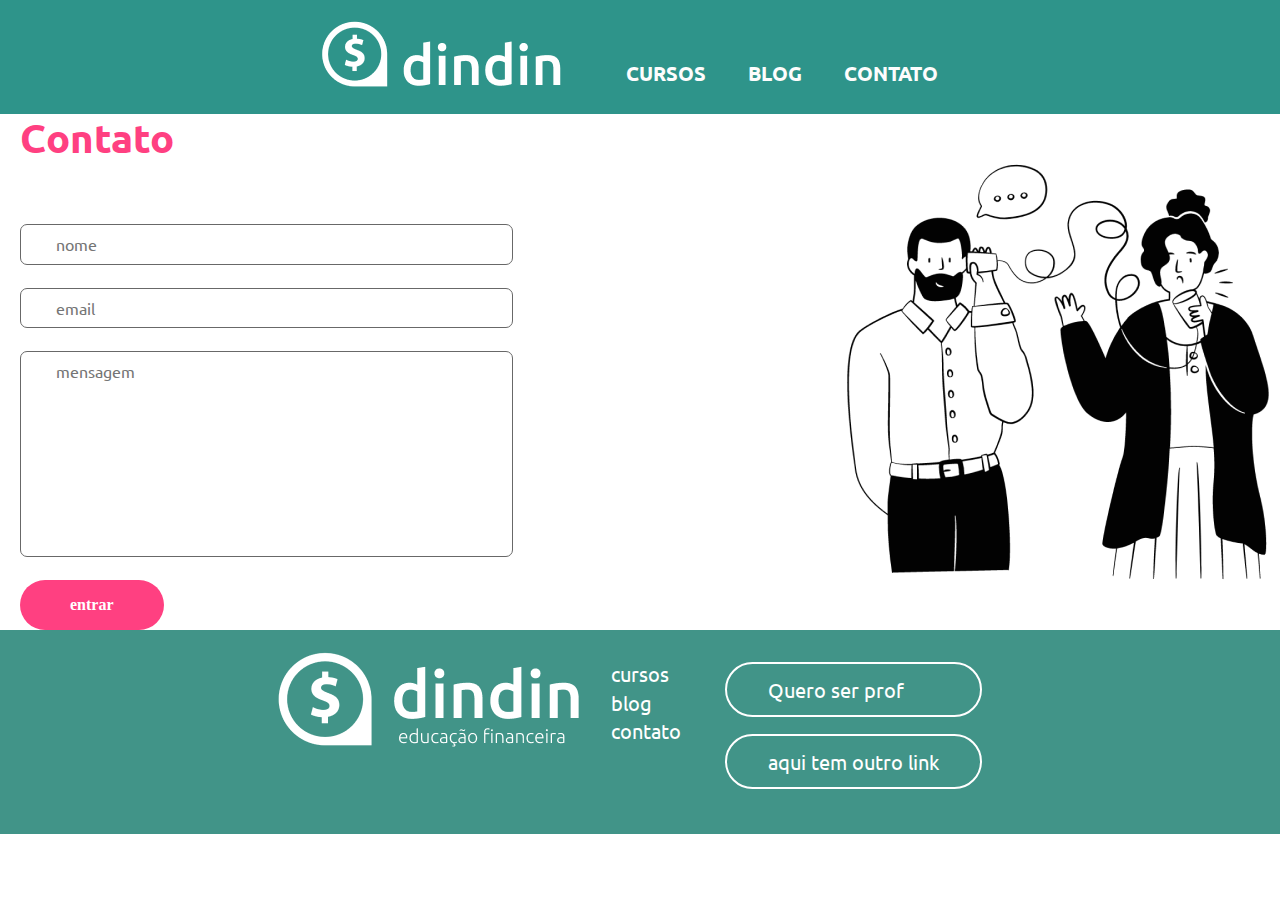
<file: contato.html>
<!DOCTYPE html>
<html lang="pt-BR">
<head>
    <meta charset="UTF-8">
    <meta http-equiv="X-UA-Compatible" content="IE=edge">
    <meta name="viewport" content="width=device-width, initial-scale=1.0">
   
    <link rel="stylesheet" href="assets/css/normalize.css">
    <link rel="stylesheet" href="assets/css/global.css">
    <link rel="stylesheet" href="assets/css/stylecontato.css">

    <link rel="preconnect" href="https://fonts.googleapis.com">
    <link rel="preconnect" href="https://fonts.gstatic.com" crossorigin>
    <link href="https://fonts.googleapis.com/css2?family=Ubuntu:ital,wght@0,300;0,400;0,500;0,700;1,300;1,400;1,500;1,700&display=swap" rel="stylesheet">
    <title>dindin - Educação Financeira - Contato</title>
</head>
<body>
    <header>
        <div class="container">
        <h3 class="logo"><a href="index.html">dindin educação financeira</a></h3>
        <nav id="links">
                <h3 class="screen-reader-only">Navegação</h3>
            <ul>
                 <li><a href="cursos.html" >CURSOS</a></li>
                 <li><a href="blog.html">BLOG</a></li>
                 <li><a href="contato.html">CONTATO</a></li>
             </ul>
        </nav>
        </div>
    </header>
    <main>
        <div class="container contato1">
            <form action="" method="post">
                
                    <legend class="screen-reader-only">Contato</legend>
                    <label id="contato">Contato</label>
                       
                        <label for="nome"><span class="screen-reader-only">Nome</span>
                        <input type="text" required placeholder="nome" name="nome"  id="nome"></label>
        
                        <label for="email"><span class="screen-reader-only">email</span>
                        <input type="email" required placeholder="email" name="email" id="email"></label>
        
                        <label for="mensagem">
                        <span class="screen-reader-only">Mensagem</span>
                        <textarea name="Mensagem" id="mensagem" placeholder="mensagem" cols="30" rows="10"></textarea>
                        
                        
                        <input type="submit" value="entrar" id="entrar">
        
               
            </form> 
        </div>

    </main>
    <footer>
    <div class="container">
        <h3 class="logofooter"><a href="index.html">dindin educação financeira</a></h3>
        <nav>
            <ul>
                <li><a id="navcursos" href="cursos.html" >cursos</a></li>
                <li><a id="navblog" href="blog.html">blog</a></li>
                <li><a id="navcontato" href="contato.html">contato</a></li>
            </ul>
        </nav>
        <div>
            <ul class="linksfooter">
                <li><a href="#">Quero ser prof</a></li>
                <li><a href="#">aqui tem outro link</a></li>
            </ul>
        </div>
    </div>
    </footer>
</body>
</html>
</file>
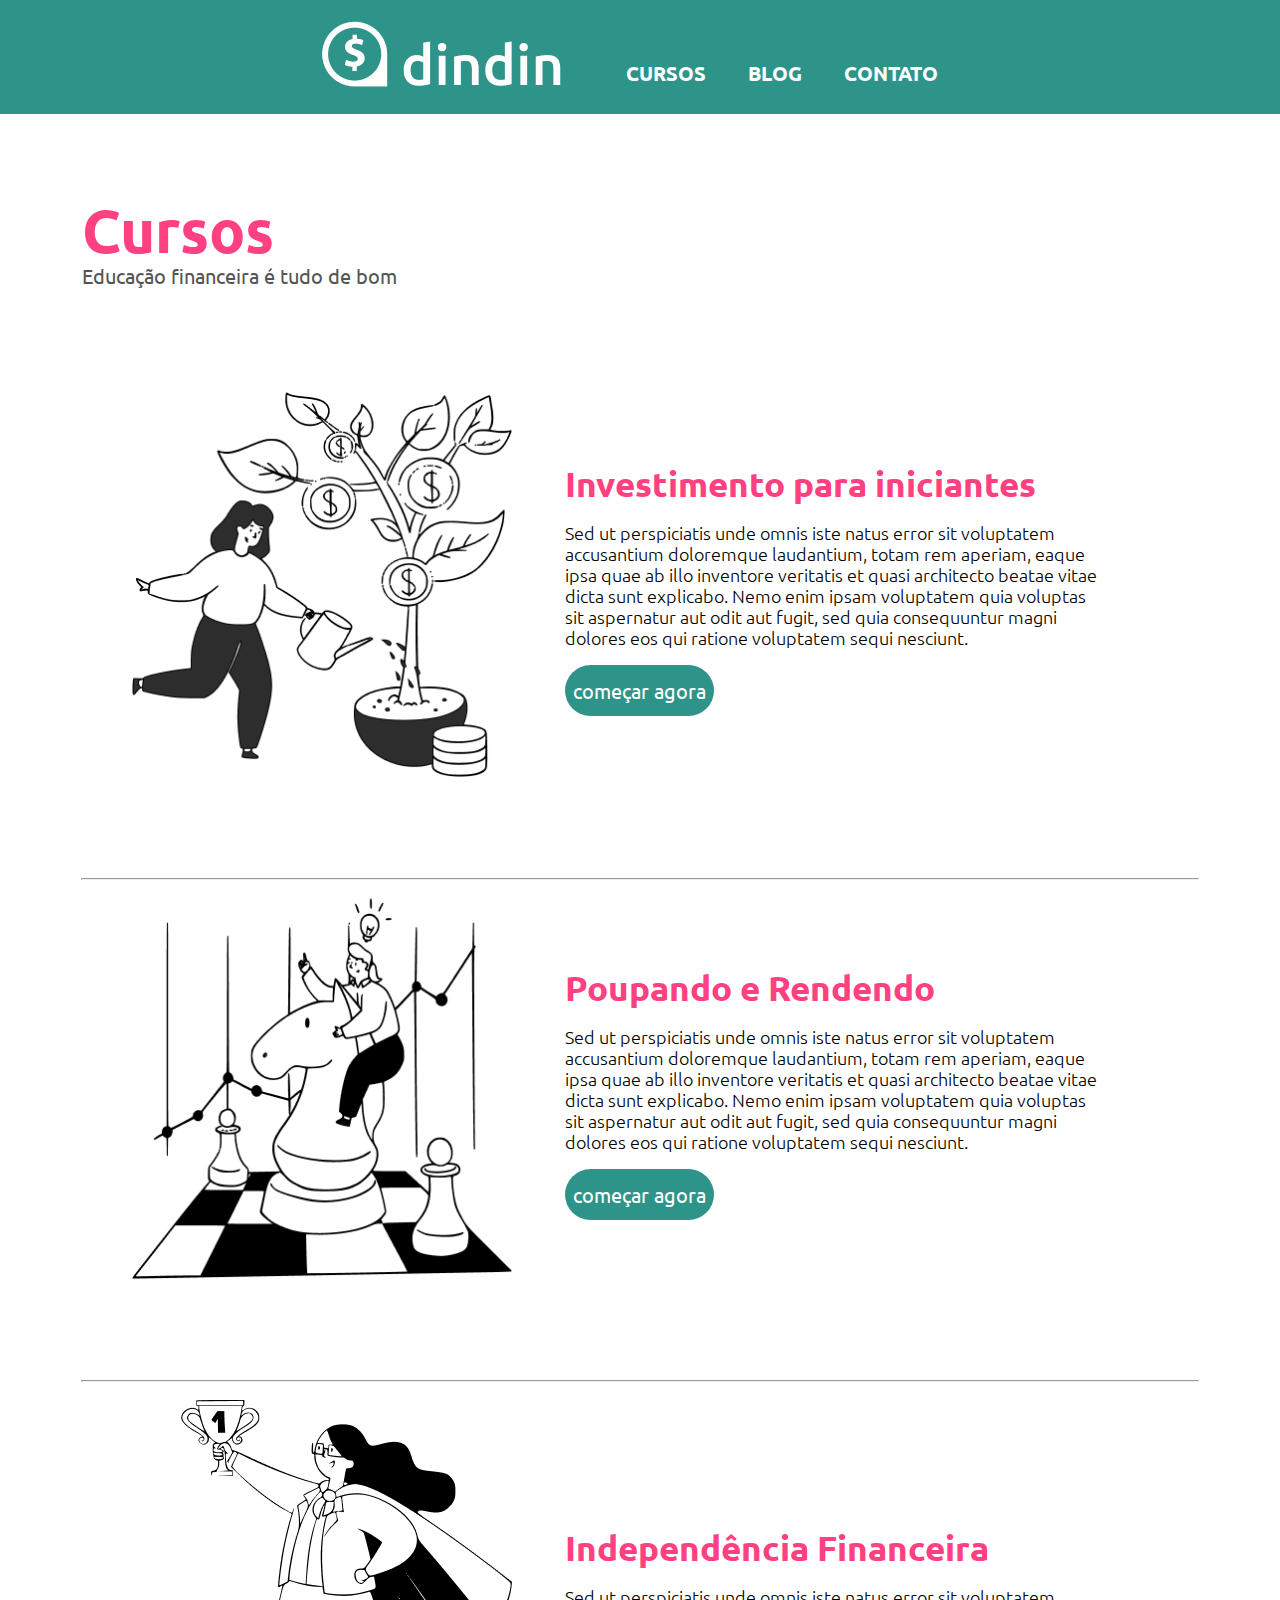
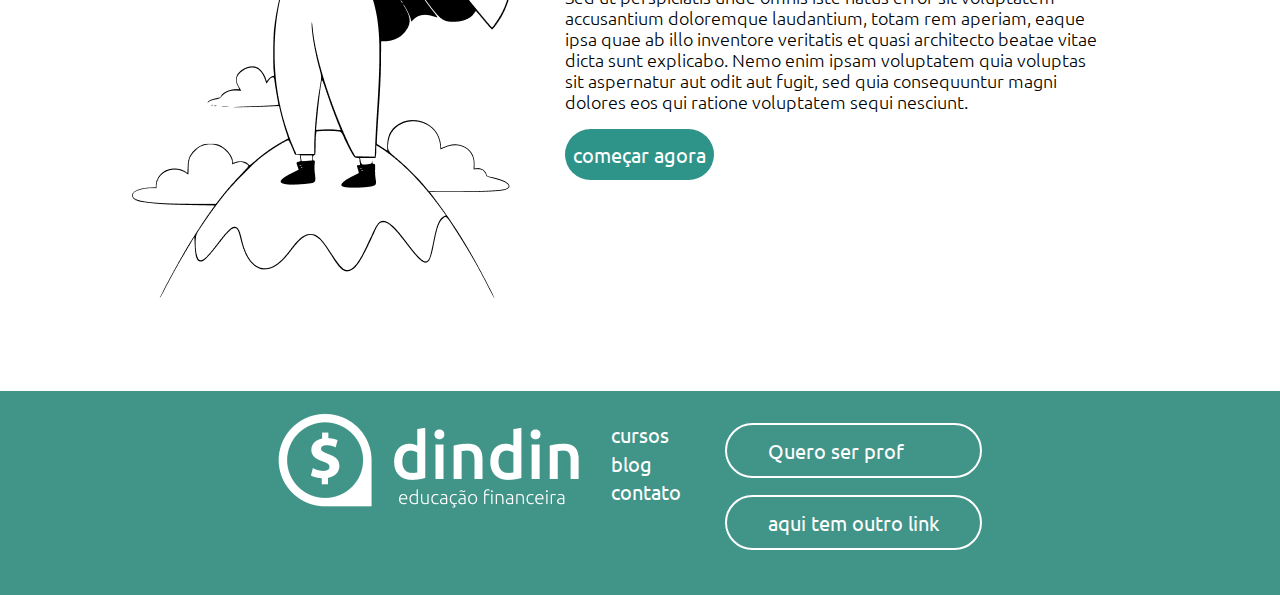
<file: cursos.html>
<!DOCTYPE html>
<html lang="pt-BR">
<head>
    <meta charset="UTF-8">
    <meta http-equiv="X-UA-Compatible" content="IE=edge">
    <meta name="viewport" content="width=device-width, initial-scale=1.0">
    
    <link rel="stylesheet" href="assets/css/normalize.css">
    <link rel="stylesheet" href="assets/css/global.css">
    <link rel="stylesheet" href="assets/css/stylecursos.css">

    <link rel="preconnect" href="https://fonts.googleapis.com">
    <link rel="preconnect" href="https://fonts.gstatic.com" crossorigin>
    <link href="https://fonts.googleapis.com/css2?family=Ubuntu:ital,wght@0,300;0,400;0,500;0,700;1,300;1,400;1,500;1,700&display=swap" rel="stylesheet">
    <title>dindin - Educação Financeira - Cursos</title>
</head>
<body>
    <header>
        <div class="container">
        <h3 class="logo"><a href="index.html">dindin educação financeira</a></h3>
        <nav id="links">
                <h3 class="screen-reader-only">Navegação</h3>
            <ul>
                 <li><a href="cursos.html" >CURSOS</a></li>
                 <li><a href="blog.html">BLOG</a></li>
                 <li><a href="contato.html">CONTATO</a></li>
             </ul>
        </nav>
        </div>
    </header>
    <main>
        <h1>Cursos</h1>
        <h6>Educação financeira é tudo de bom</h6>       
        <div class="container cursos1">
            <div>
                <img src="./assets/img/ilustra-investimento.png">
                <article>Investimento para iniciantes 
                <p>Sed ut perspiciatis unde omnis iste natus error sit voluptatem accusantium doloremque laudantium, totam rem aperiam, eaque ipsa quae ab illo inventore veritatis et quasi architecto beatae vitae dicta sunt explicabo. Nemo enim ipsam voluptatem quia voluptas sit aspernatur aut odit aut fugit, sed quia consequuntur magni dolores eos qui ratione voluptatem sequi nesciunt.</p>
                <a href="curso1.html">começar agora</a>
            </div>
            <hr>
            <div>
                <img src="./assets/img/ilustra-poupando.png">
                <article>Poupando e Rendendo 
                <p>Sed ut perspiciatis unde omnis iste natus error sit voluptatem accusantium doloremque laudantium, totam rem aperiam, eaque ipsa quae ab illo inventore veritatis et quasi architecto beatae vitae dicta sunt explicabo. Nemo enim ipsam voluptatem quia voluptas sit aspernatur aut odit aut fugit, sed quia consequuntur magni dolores eos qui ratione voluptatem sequi nesciunt.</p>
                <a href="curso1.html">começar agora</a>
            </article>
            </div>
            <hr>
            <div>
                <img src="./assets/img/ilustra-independencia.png">
                <article>Independência Financeira 
                <p>Sed ut perspiciatis unde omnis iste natus error sit voluptatem accusantium doloremque laudantium, totam rem aperiam, eaque ipsa quae ab illo inventore veritatis et quasi architecto beatae vitae dicta sunt explicabo. Nemo enim ipsam voluptatem quia voluptas sit aspernatur aut odit aut fugit, sed quia consequuntur magni dolores eos qui ratione voluptatem sequi nesciunt. </p>
                <a href="curso1.html">começar agora</a>
            </article>
            </div>
        </div>

    </main>
    <footer>
    <div class="container">
        <h3 class="logofooter"><a href="index.html">dindin educação financeira</a></h3>
        <nav>
            <ul>
                <li><a id="navcursos" href="cursos.html" >cursos</a></li>
                <li><a id="navblog" href="blog.html">blog</a></li>
                <li><a id="navcontato" href="contato.html">contato</a></li>
            </ul>
        </nav>
        <div>
            <ul class="linksfooter">
                <li><a href="#">Quero ser prof</a></li>
                <li><a href="#">aqui tem outro link</a></li>
            </ul>
        </div>
    </div>
    </footer>
    
</body>
</html>
</file>
<file: assets/css/global.css>
.screen-reader-only {
    clip: rect (0 0 0 0);
    clip-path: inset(50%);
    height: 1px;
    overflow: hidden;
    position: absolute;
    white-space: nowrap;
    width: 1px;
  }
  main {
      font-family: 'Ubuntu';
      max-width: 1440px;
      justify-content: space-evenly;
      align-items: center;
  }
.container {
    max-width: 1440px;
    display: flex;
    justify-content: space-between;
    padding: 0 20px;
}
header {
    background: #2e948a;
    display: flex;
    justify-content: center;
    /* height: 117px; */
}
header h3{
    color: transparent;
    background: url('../img/logo-header.png') 0 0 no-repeat;
    width: 244px;
    height: 77px;
}
header h3 a{
    font-size: 30px;
    color: transparent;
    width: 100%;
    height: 100%;
}
header nav ul {

    display: flex;
    justify-content: center;
    align-items: center;
    align-content: center;
    height: 100%;

}
header nav ul li {
    display: flex;
    justify-content: space-between;
    list-style: none;
    list-style-type: none;
    padding: 0 21px;

}
header nav a {
    font-family: 'Ubuntu';
    color: #fdfdfd;
    text-decoration: none;
    font-style: normal;
    font-weight: 700;
    font-size: 20px;
    line-height: 23px;
    /* identical to box height */

    text-transform: uppercase;

}

footer {
    background: #419488;
    display: flex;
    justify-content: space-around;
    flex-wrap: wrap;

}
footer h3 a {
    color: transparent;
    display: block;
    background: url('../img/logo-footer.png') 0 0 no-repeat;
    width: 312px;
    height: 102px;
}
footer ul {
    margin: 30px 0;
    padding: 0 20px;
}
footer ul li {
    list-style: none;
    padding: 2px;

}
footer a {
    font-family: 'Ubuntu';
    font-style: normal;
    font-weight: 400;
    font-size: 20px;
    line-height: 23px;

    color: #FFFFFF;
    text-decoration: none;
}
.linksfooter li a {
    margin: 0 0 13px 0;
    padding: 14px 41px;
    display: flex;
    align-items: center;
    border: 2px solid #FFFFFF;
    box-sizing: border-box;
    border-radius: 62px;
}

@media only screen and (max-width: 769px) {

    .container {
        width: 720px;
        
    }
}
@media only screen and (max-width: 520px) {

    .container {
        width: 460px;
        flex-wrap: wrap;
        /* flex-flow: column; */
        flex-direction: column;
        align-items: center;
    }
}
 /* Fim */
</file>
<file: assets/css/stylecontato.css>
#contato {
    font-family: 'Ubuntu';
    display: relative;
    float: left;
    clear: both;
    font-size: 40px;
    color: #FF4081;
    font-weight: 700;
    margin: 0 0 64px;
}
.contato1{
    background: url('../img/ilustra-contato.png') 100% 50% no-repeat;
}

input[type=text], input[type=email], textarea {
    display: flex;
    box-sizing: border-box;
    margin: 0 0 23px;
    padding: 10px 35px 10px 35px;
    width: 493px;
    border: 1px solid #686868;
    border-radius: 7px;
    resize: none;
}

input[type=submit] {
    
    background: #FF4081;
    border-radius: 50px;
    color: white;
    padding: 14px 50px;
    border: none; 
    text-transform: lowercase;

    font-family: 'Nunito';
    font-style: normal;
    font-weight: 800;
    font-size: 16px;
    line-height: 22px;
    /* identical to box height */

    text-align: center;
    text-transform: lowercase;
}
</file>
<file: assets/css/stylecursos.css>
h1 {
    font-family: 'Ubuntu';
    font-style: normal;
    font-weight: 700;
    font-size: 60px;
    line-height: 69px;
    /* identical to box height */
    margin: 0;
    padding: 81px 0 0 82px;

    text-transform: capitalize;

    color: #FF4081;
}
h6 {
    font-family: 'Ubuntu';
    font-style: normal;
    font-weight: 400;
    font-size: 20px;
    line-height: 23px;
    /* identical to box height */
    margin: 0;
    padding: 0 0 95px 82px;

    color: #555555;
}
main hr {
    background: #C4C4C4 4px solid;
    size: 50;
    width: 90%;
    align-items: center;

}
.cursos1 {
    display: flex;
    align-items: center;
    justify-content: center;
    flex-direction: column;
}
.cursos1 div {
    display: flex;
    align-items: center;
    justify-content: center;
    padding: 10px 156px 93px 112px;
}
.cursos1 img {
    max-width: 380px;
}
.cursos1 article {
    font-family: 'Ubuntu';
    font-style: normal;
    font-weight: 700;
    font-size: 35px;
    line-height: 40px;
    text-align: left;
    justify-content: flex-start;

    color: #FF4081;
    padding: 0 0 0 53px;
}
.cursos1 p {
    font-family: 'Ubuntu';
    font-style: normal;
    font-weight: 300;
    font-size: 18px;
    line-height: 21px;
    text-align: left;

    color: #000000;
}
.cursos1 a {
    background: #2E948A;
    border-radius: 62px;
    box-sizing: border-box;
    text-decoration: none;
    font-family: 'Ubuntu';
    font-style: normal;
    font-weight: 400;
    font-size: 20px;
    line-height: 23px;
    text-align: center;
    padding: 13px 8px;
    margin: 0 200px 0 0;

    color: #FFFFFF;
}
</file>
